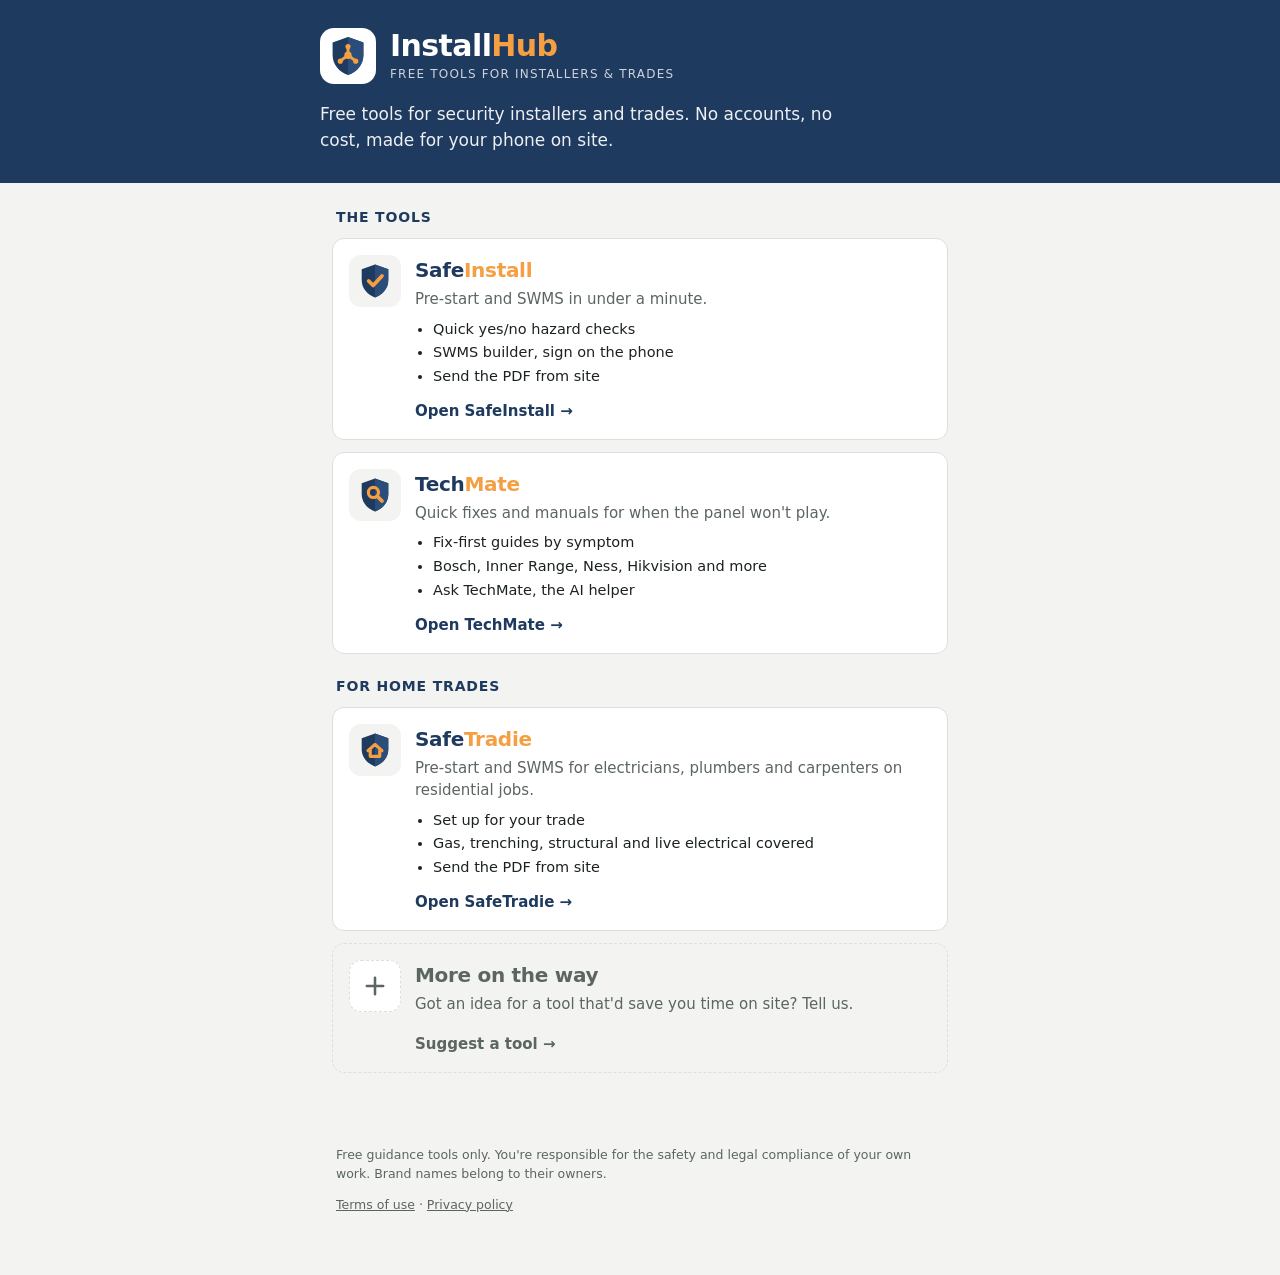
<file: index.html>
<!DOCTYPE html>
<html lang="en-AU">
<head>
<meta charset="utf-8">
<meta name="viewport" content="width=device-width, initial-scale=1">
<title>InstallHub — Free tools for security installers and trades</title>
<meta name="description" content="Free tools for alarm, CCTV and access control installers: SafeInstall for pre-starts and SWMS, TechMate for quick fixes and manuals. Plus SafeTradie, pre-starts and SWMS for home trades.">
<meta name="theme-color" content="#1f3a5f">
<link rel="icon" href="/icons/favicon.svg" type="image/svg+xml">
<link rel="apple-touch-icon" href="/icons/apple-touch-icon.png">
<link rel="manifest" href="/manifest.webmanifest">
<style>
  :root { --bg:#f3f4f1; --card:#fff; --ink:#1b2220; --muted:#5b6561; --line:#dce0db;
          --brand:#1f3a5f; --brand2:#2b4d7a; --accent:#F59E42; --r:12px; }
  * { box-sizing: border-box; }
  body { margin:0; overflow-x:hidden; background:var(--bg); color:var(--ink);
         font:16px/1.5 system-ui,-apple-system,"Segoe UI",Roboto,sans-serif; -webkit-text-size-adjust:100%; }
  header { background:var(--brand); color:#fff; padding:28px 16px 30px; }
  .in { max-width:640px; margin:0 auto; }
  .brand { display:flex; align-items:center; gap:14px; }
  .logo { width:56px; height:56px; border-radius:14px; background:#fff; display:flex; align-items:center; justify-content:center; flex-shrink:0; }
  .wm { margin:0; font-size:30px; letter-spacing:-.6px; line-height:1.1; }
  .wm span { color:var(--accent); }
  .tag { font-size:12px; letter-spacing:.1em; text-transform:uppercase; opacity:.78; margin-top:3px; }
  .intro { margin:18px 0 0; font-size:17px; opacity:.92; max-width:520px; }
  main { max-width:640px; margin:0 auto; padding:18px 12px 40px; }
  h2 { font-size:14px; text-transform:uppercase; letter-spacing:.06em; color:var(--brand); margin:6px 4px 10px; }
  .tool { display:flex; gap:14px; align-items:flex-start; background:var(--card); border:1px solid var(--line);
          border-radius:var(--r); padding:16px; margin-bottom:12px; text-decoration:none; color:var(--ink); }
  .tool:active { transform:scale(.99); }
  .tool .ic { width:52px; height:52px; border-radius:12px; background:var(--bg); display:flex; align-items:center; justify-content:center; flex-shrink:0; }
  .tool b { display:block; font-size:20px; color:var(--brand); letter-spacing:-.3px; }
  .tool b span { color:var(--accent); }
  .tool p { margin:3px 0 8px; color:var(--muted); font-size:15px; }
  .tool ul { margin:0; padding-left:18px; font-size:14.5px; }
  .tool li { margin:2px 0; }
  .tool .go { display:inline-block; margin-top:10px; font-weight:700; color:var(--brand); font-size:15px; }
  .soon { border-style:dashed; background:transparent; }
  .soon b { color:var(--muted); }
  footer { max-width:640px; margin:0 auto; padding:8px 16px 48px; color:var(--muted); font-size:12.5px; }
  footer a { color:var(--muted); }
</style>
</head>
<body>
<header><div class="in">
  <div class="brand">
    <span class="logo"><img src="/icons/logo.svg" width="44" height="44" alt=""></span>
    <div>
      <h1 class="wm">Install<span>Hub</span></h1>
      <div class="tag">Free tools for installers &amp; trades</div>
    </div>
  </div>
  <p class="intro">Free tools for security installers and trades. No accounts, no cost, made for your phone on site.</p>
</div></header>

<main>
  <h2>The tools</h2>

  <a class="tool" href="https://safeinstall.org">
    <span class="ic"><svg width="38" height="38" viewBox="0 0 120 120" aria-hidden="true"><path d="M60 8 L102 23 V57 C102 84 84 103 60 112 C36 103 18 84 18 57 V23 Z" fill="#1f3a5f"/><path d="M60 8 L102 23 V57 C102 84 84 103 60 112 Z" fill="#2b4d7a"/><polyline points="40,60 54,74 82,44" fill="none" stroke="#F59E42" stroke-width="12" stroke-linecap="round" stroke-linejoin="round"/></svg></span>
    <span>
      <b>Safe<span>Install</span></b>
      <p>Pre-start and SWMS in under a minute.</p>
      <ul><li>Quick yes/no hazard checks</li><li>SWMS builder, sign on the phone</li><li>Send the PDF from site</li></ul>
      <span class="go">Open SafeInstall →</span>
    </span>
  </a>

  <a class="tool" href="https://techmate.installhub.org">
    <span class="ic"><svg width="38" height="38" viewBox="0 0 120 120" aria-hidden="true"><path d="M60 8 L102 23 V57 C102 84 84 103 60 112 C36 103 18 84 18 57 V23 Z" fill="#1f3a5f"/><path d="M60 8 L102 23 V57 C102 84 84 103 60 112 Z" fill="#2b4d7a"/><circle cx="55" cy="52" r="16" fill="none" stroke="#F59E42" stroke-width="10"/><line x1="67" y1="64" x2="82" y2="79" stroke="#F59E42" stroke-width="12" stroke-linecap="round"/></svg></span>
    <span>
      <b>Tech<span>Mate</span></b>
      <p>Quick fixes and manuals for when the panel won't play.</p>
      <ul><li>Fix-first guides by symptom</li><li>Bosch, Inner Range, Ness, Hikvision and more</li><li>Ask TechMate, the AI helper</li></ul>
      <span class="go">Open TechMate →</span>
    </span>
  </a>

  <h2 style="margin-top:22px">For home trades</h2>

  <a class="tool" href="https://safetradie.installhub.org">
    <span class="ic"><svg width="38" height="38" viewBox="0 0 120 120" aria-hidden="true"><path d="M60 8 L102 23 V57 C102 84 84 103 60 112 C36 103 18 84 18 57 V23 Z" fill="#1f3a5f"/><path d="M60 8 L102 23 V57 C102 84 84 103 60 112 Z" fill="#2b4d7a"/><path d="M38 62 L60 42 L82 62 M45 57 V80 H75 V57" fill="none" stroke="#F59E42" stroke-width="10" stroke-linecap="round" stroke-linejoin="round"/></svg></span>
    <span>
      <b>Safe<span>Tradie</span></b>
      <p>Pre-start and SWMS for electricians, plumbers and carpenters on residential jobs.</p>
      <ul><li>Set up for your trade</li><li>Gas, trenching, structural and live electrical covered</li><li>Send the PDF from site</li></ul>
      <span class="go">Open SafeTradie →</span>
    </span>
  </a>

  <a class="tool soon" href="https://techmate.installhub.org/suggest/">
    <span class="ic" style="background:#fff;border:1px dashed var(--line)"><svg width="28" height="28" viewBox="0 0 24 24" aria-hidden="true"><path d="M12 5v14M5 12h14" stroke="#5b6561" stroke-width="2.2" stroke-linecap="round"/></svg></span>
    <span>
      <b>More on the way</b>
      <p>Got an idea for a tool that'd save you time on site? Tell us.</p>
      <span class="go" style="color:var(--muted)">Suggest a tool →</span>
    </span>
  </a>
</main>

<footer>
  <p>Free guidance tools only. You're responsible for the safety and legal compliance of your own work. Brand names belong to their owners.</p>
  <p><a href="/terms/">Terms of use</a> · <a href="/privacy/">Privacy policy</a></p>
</footer>
</body>
</html>
</file>
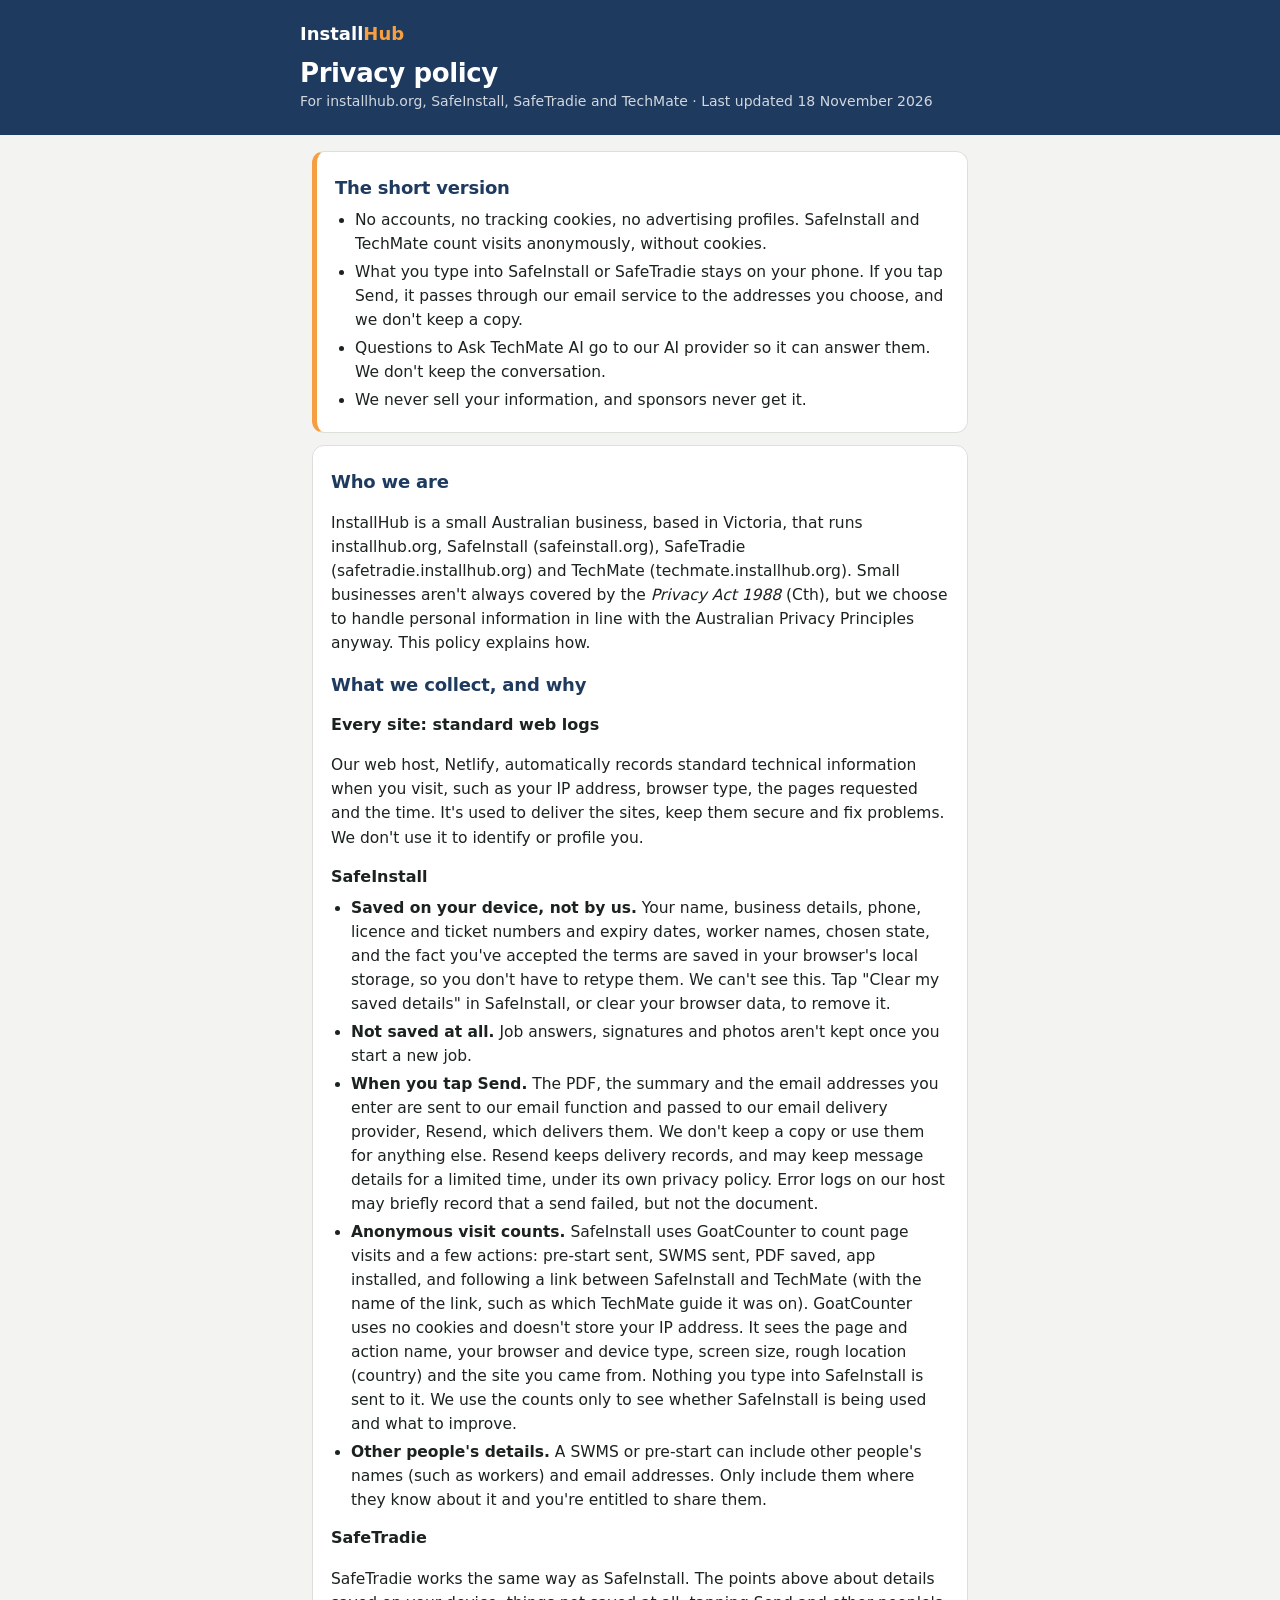
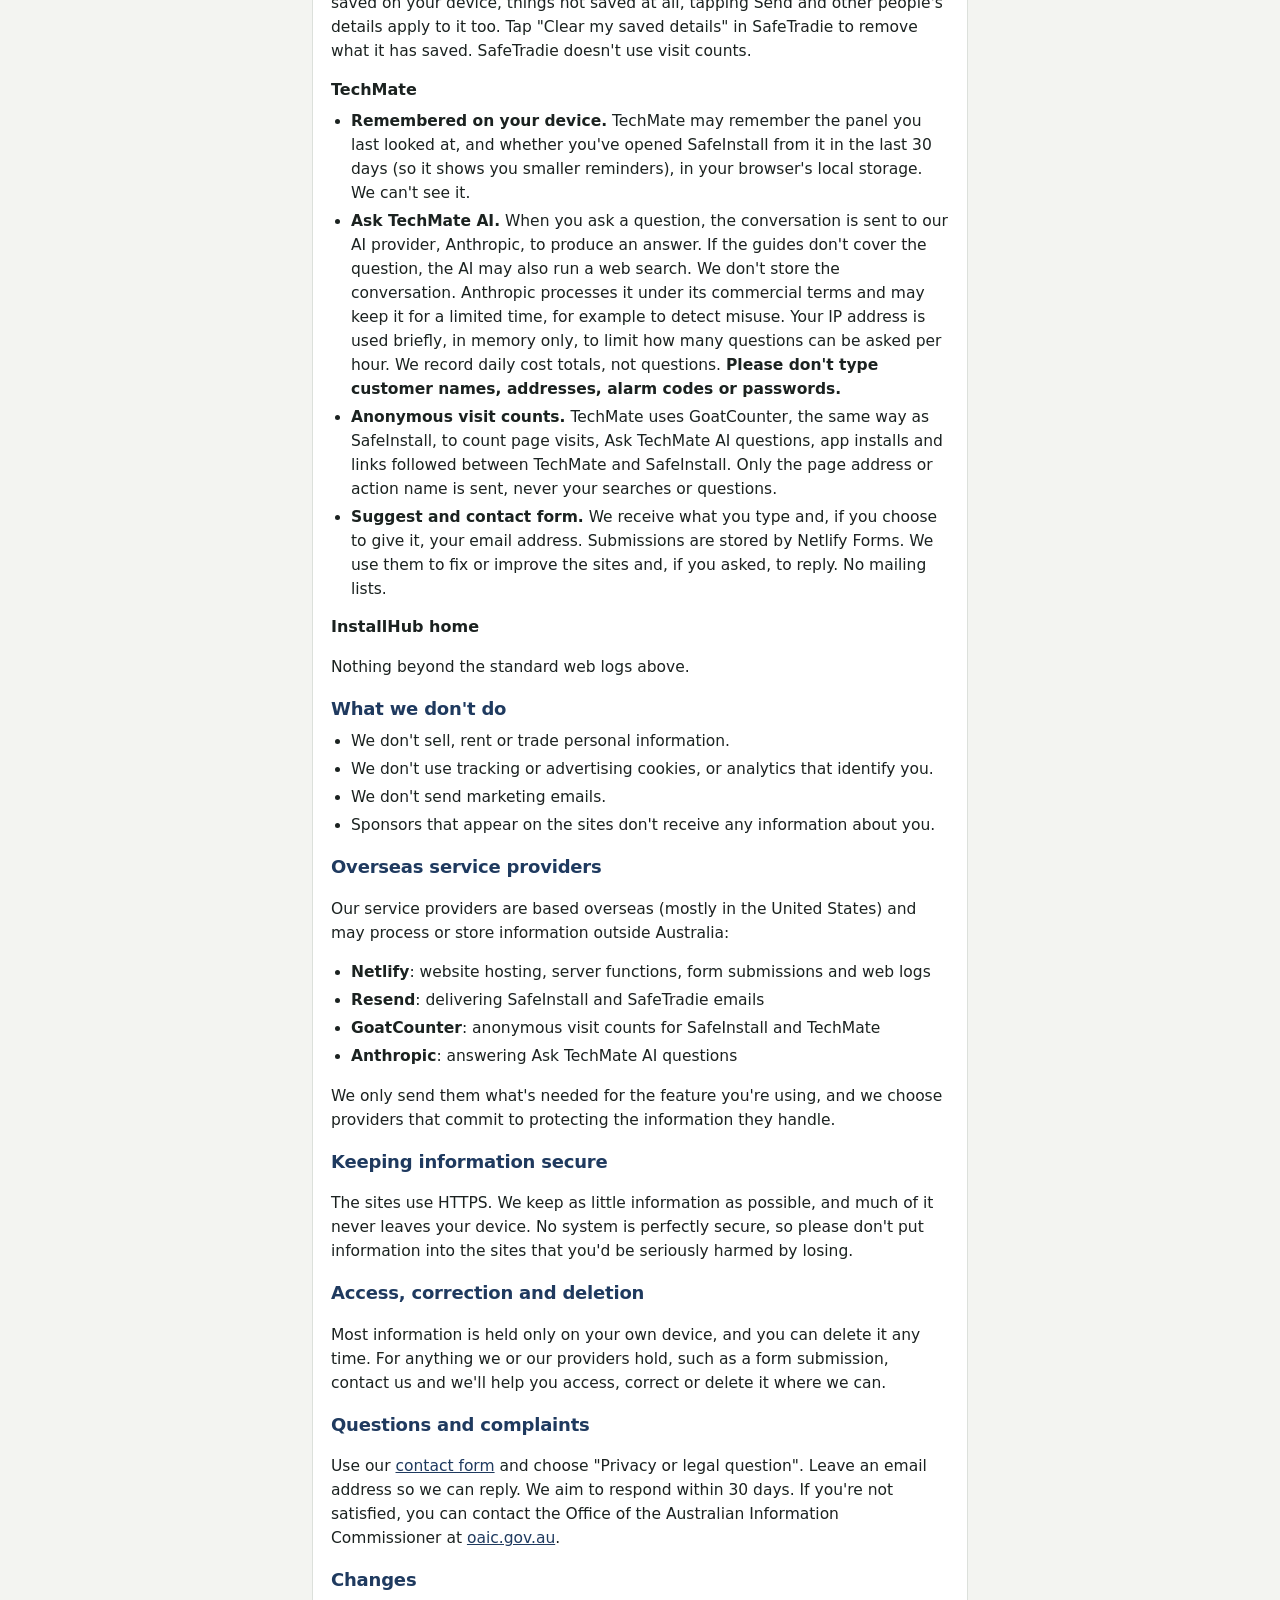
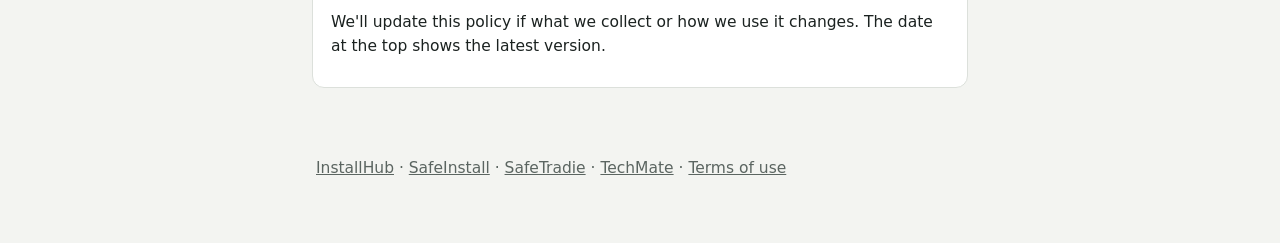
<file: privacy/index.html>
<!DOCTYPE html>
<html lang="en-AU">
<head>
<meta charset="utf-8">
<meta name="viewport" content="width=device-width, initial-scale=1">
<title>Privacy policy — InstallHub, SafeInstall, SafeTradie &amp; TechMate</title>
<meta name="description" content="How InstallHub, SafeInstall, SafeTradie and TechMate handle your information. No accounts, no tracking, no selling data.">
<meta name="theme-color" content="#1f3a5f">
<link rel="icon" href="/icons/favicon.svg" type="image/svg+xml">
<link rel="stylesheet" href="/legal.css">
</head>
<body>
<header><div class="in">
  <a href="/">Install<span>Hub</span></a>
  <h1>Privacy policy</h1>
  <p>For installhub.org, SafeInstall, SafeTradie and TechMate · Last updated 18 November 2026</p>
</div></header>

<main>
<div class="card key">
  <h2>The short version</h2>
  <ul>
    <li>No accounts, no tracking cookies, no advertising profiles. SafeInstall and TechMate count visits anonymously, without cookies.</li>
    <li>What you type into SafeInstall or SafeTradie stays on your phone. If you tap Send, it passes through our email service to the addresses you choose, and we don't keep a copy.</li>
    <li>Questions to Ask TechMate AI go to our AI provider so it can answer them. We don't keep the conversation.</li>
    <li>We never sell your information, and sponsors never get it.</li>
  </ul>
</div>

<div class="card">
<h2>Who we are</h2>
<p>InstallHub is a small Australian business, based in Victoria, that runs installhub.org, SafeInstall (safeinstall.org), SafeTradie (safetradie.installhub.org) and TechMate (techmate.installhub.org). Small businesses aren't always covered by the <i>Privacy Act 1988</i> (Cth), but we choose to handle personal information in line with the Australian Privacy Principles anyway. This policy explains how.</p>

<h2>What we collect, and why</h2>

<h3>Every site: standard web logs</h3>
<p>Our web host, Netlify, automatically records standard technical information when you visit, such as your IP address, browser type, the pages requested and the time. It's used to deliver the sites, keep them secure and fix problems. We don't use it to identify or profile you.</p>

<h3>SafeInstall</h3>
<ul>
  <li><b>Saved on your device, not by us.</b> Your name, business details, phone, licence and ticket numbers and expiry dates, worker names, chosen state, and the fact you've accepted the terms are saved in your browser's local storage, so you don't have to retype them. We can't see this. Tap "Clear my saved details" in SafeInstall, or clear your browser data, to remove it.</li>
  <li><b>Not saved at all.</b> Job answers, signatures and photos aren't kept once you start a new job.</li>
  <li><b>When you tap Send.</b> The PDF, the summary and the email addresses you enter are sent to our email function and passed to our email delivery provider, Resend, which delivers them. We don't keep a copy or use them for anything else. Resend keeps delivery records, and may keep message details for a limited time, under its own privacy policy. Error logs on our host may briefly record that a send failed, but not the document.</li>
  <li><b>Anonymous visit counts.</b> SafeInstall uses GoatCounter to count page visits and a few actions: pre-start sent, SWMS sent, PDF saved, app installed, and following a link between SafeInstall and TechMate (with the name of the link, such as which TechMate guide it was on). GoatCounter uses no cookies and doesn't store your IP address. It sees the page and action name, your browser and device type, screen size, rough location (country) and the site you came from. Nothing you type into SafeInstall is sent to it. We use the counts only to see whether SafeInstall is being used and what to improve.</li>
  <li><b>Other people's details.</b> A SWMS or pre-start can include other people's names (such as workers) and email addresses. Only include them where they know about it and you're entitled to share them.</li>
</ul>

<h3>SafeTradie</h3>
<p>SafeTradie works the same way as SafeInstall. The points above about details saved on your device, things not saved at all, tapping Send and other people's details apply to it too. Tap "Clear my saved details" in SafeTradie to remove what it has saved. SafeTradie doesn't use visit counts.</p>

<h3>TechMate</h3>
<ul>
  <li><b>Remembered on your device.</b> TechMate may remember the panel you last looked at, and whether you've opened SafeInstall from it in the last 30 days (so it shows you smaller reminders), in your browser's local storage. We can't see it.</li>
  <li><b>Ask TechMate AI.</b> When you ask a question, the conversation is sent to our AI provider, Anthropic, to produce an answer. If the guides don't cover the question, the AI may also run a web search. We don't store the conversation. Anthropic processes it under its commercial terms and may keep it for a limited time, for example to detect misuse. Your IP address is used briefly, in memory only, to limit how many questions can be asked per hour. We record daily cost totals, not questions. <b>Please don't type customer names, addresses, alarm codes or passwords.</b></li>
  <li><b>Anonymous visit counts.</b> TechMate uses GoatCounter, the same way as SafeInstall, to count page visits, Ask TechMate AI questions, app installs and links followed between TechMate and SafeInstall. Only the page address or action name is sent, never your searches or questions.</li>
  <li><b>Suggest and contact form.</b> We receive what you type and, if you choose to give it, your email address. Submissions are stored by Netlify Forms. We use them to fix or improve the sites and, if you asked, to reply. No mailing lists.</li>
</ul>

<h3>InstallHub home</h3>
<p>Nothing beyond the standard web logs above.</p>

<h2>What we don't do</h2>
<ul>
  <li>We don't sell, rent or trade personal information.</li>
  <li>We don't use tracking or advertising cookies, or analytics that identify you.</li>
  <li>We don't send marketing emails.</li>
  <li>Sponsors that appear on the sites don't receive any information about you.</li>
</ul>

<h2>Overseas service providers</h2>
<p>Our service providers are based overseas (mostly in the United States) and may process or store information outside Australia:</p>
<ul>
  <li><b>Netlify</b>: website hosting, server functions, form submissions and web logs</li>
  <li><b>Resend</b>: delivering SafeInstall and SafeTradie emails</li>
  <li><b>GoatCounter</b>: anonymous visit counts for SafeInstall and TechMate</li>
  <li><b>Anthropic</b>: answering Ask TechMate AI questions</li>
</ul>
<p>We only send them what's needed for the feature you're using, and we choose providers that commit to protecting the information they handle.</p>

<h2>Keeping information secure</h2>
<p>The sites use HTTPS. We keep as little information as possible, and much of it never leaves your device. No system is perfectly secure, so please don't put information into the sites that you'd be seriously harmed by losing.</p>

<h2>Access, correction and deletion</h2>
<p>Most information is held only on your own device, and you can delete it any time. For anything we or our providers hold, such as a form submission, contact us and we'll help you access, correct or delete it where we can.</p>

<h2>Questions and complaints</h2>
<p>Use our <a href="https://techmate.installhub.org/suggest/">contact form</a> and choose "Privacy or legal question". Leave an email address so we can reply. We aim to respond within 30 days. If you're not satisfied, you can contact the Office of the Australian Information Commissioner at <a href="https://www.oaic.gov.au">oaic.gov.au</a>.</p>

<h2>Changes</h2>
<p>We'll update this policy if what we collect or how we use it changes. The date at the top shows the latest version.</p>
</div>
</main>

<footer>
  <p><a href="/">InstallHub</a> · <a href="https://safeinstall.org">SafeInstall</a> · <a href="https://safetradie.installhub.org">SafeTradie</a> · <a href="https://techmate.installhub.org">TechMate</a> · <a href="/terms/">Terms of use</a></p>
</footer>
</body>
</html>
</file>
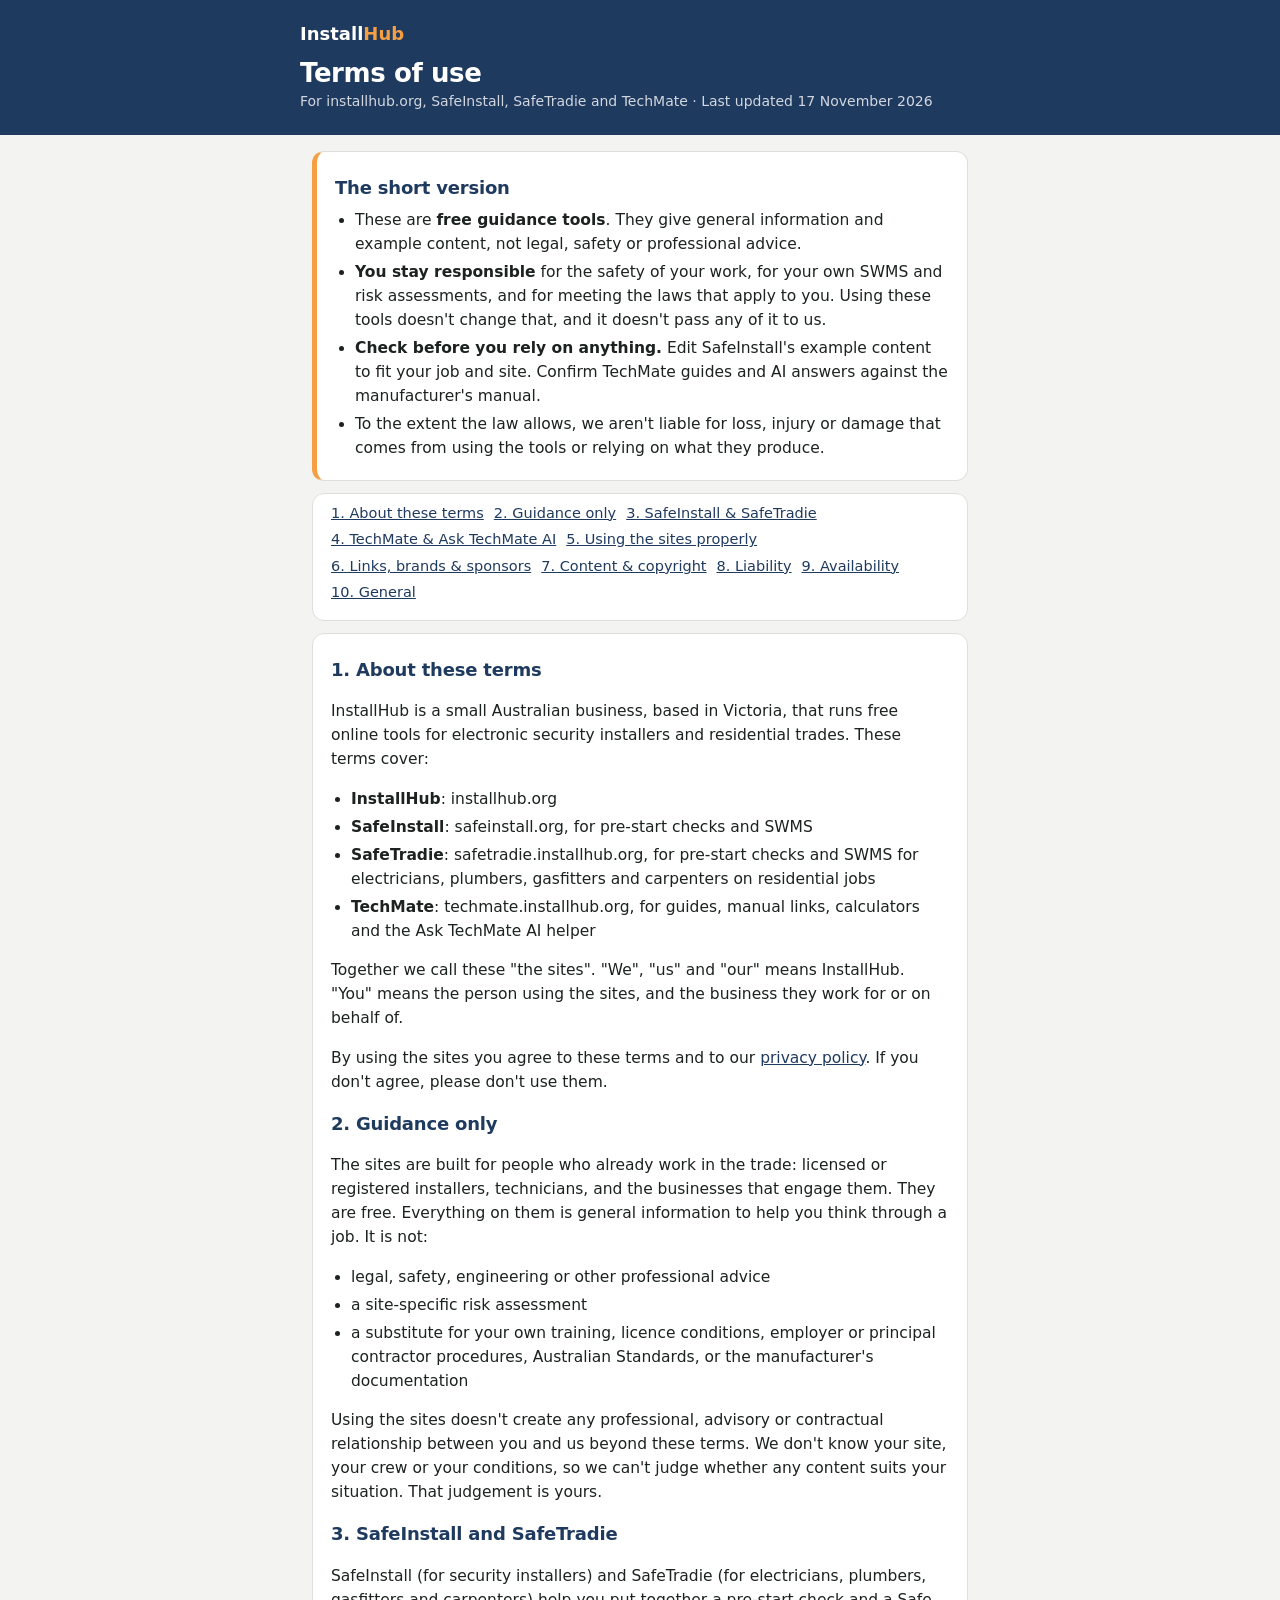
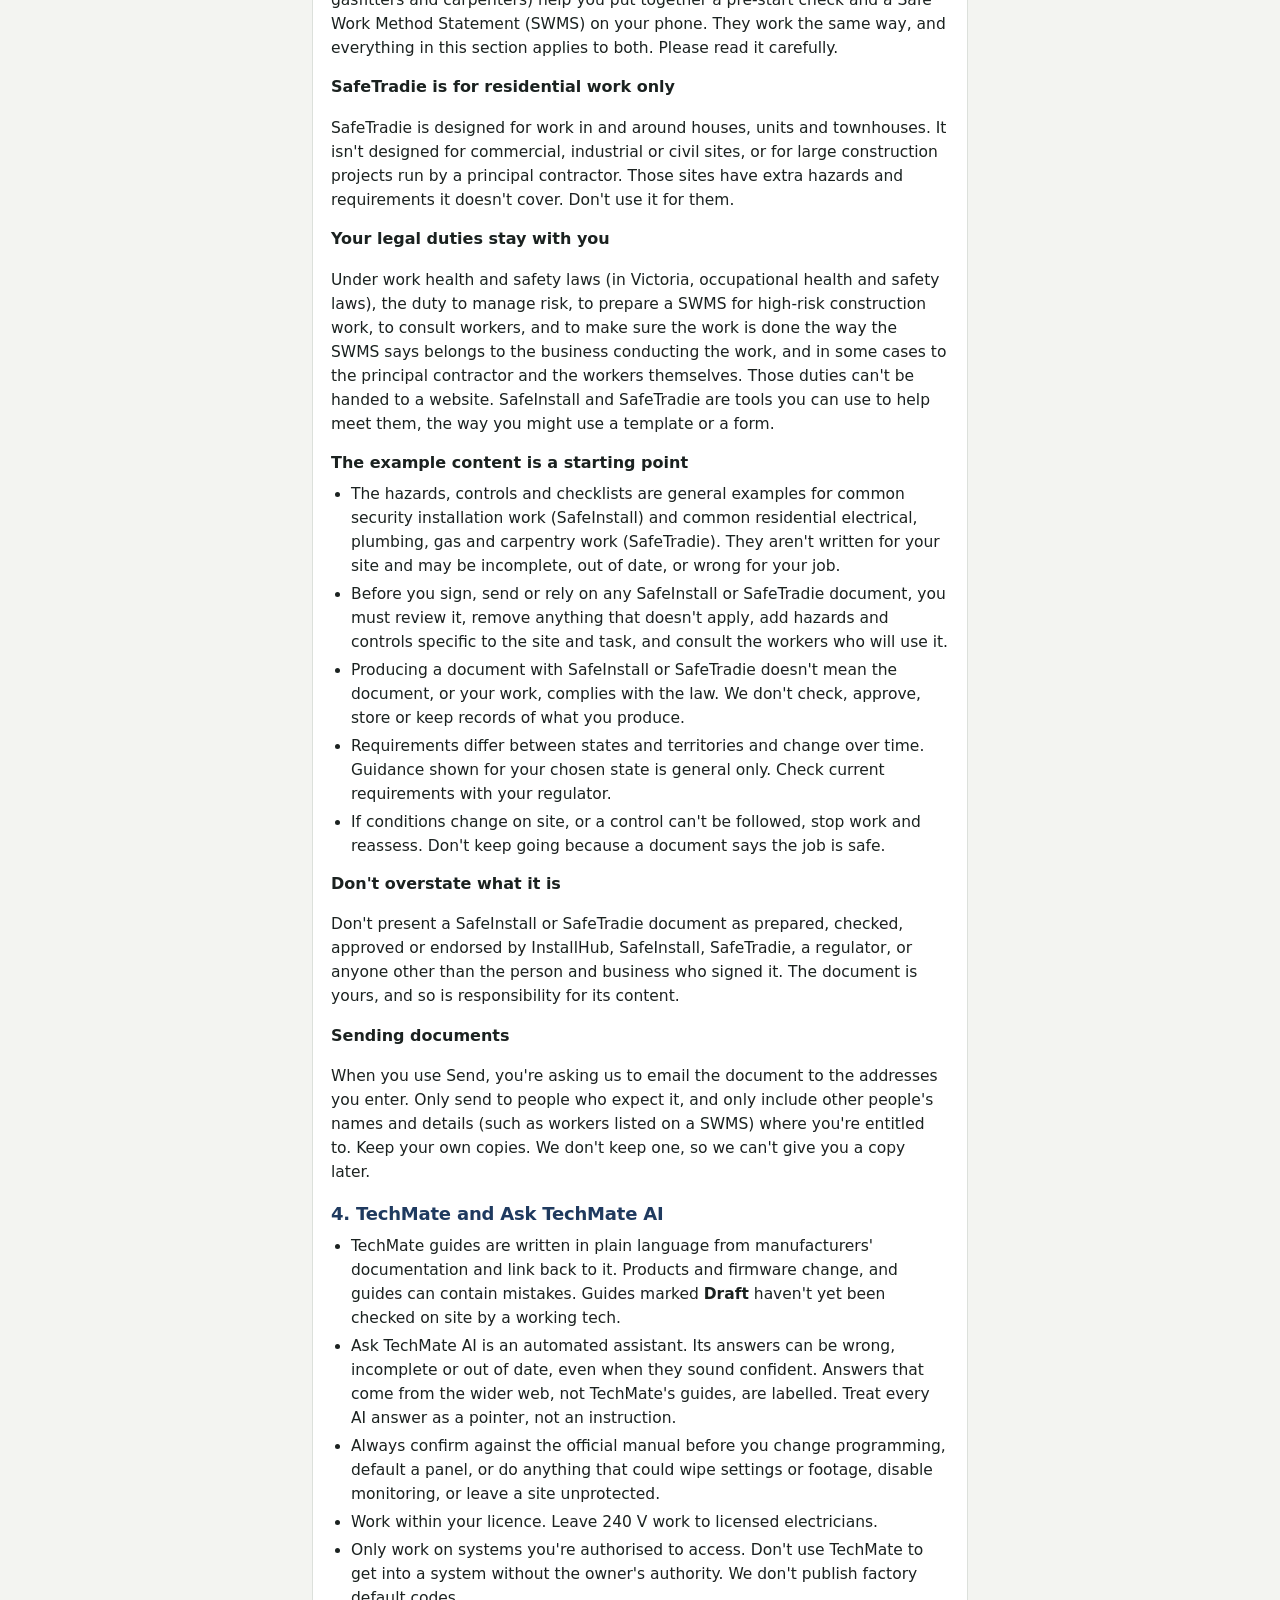
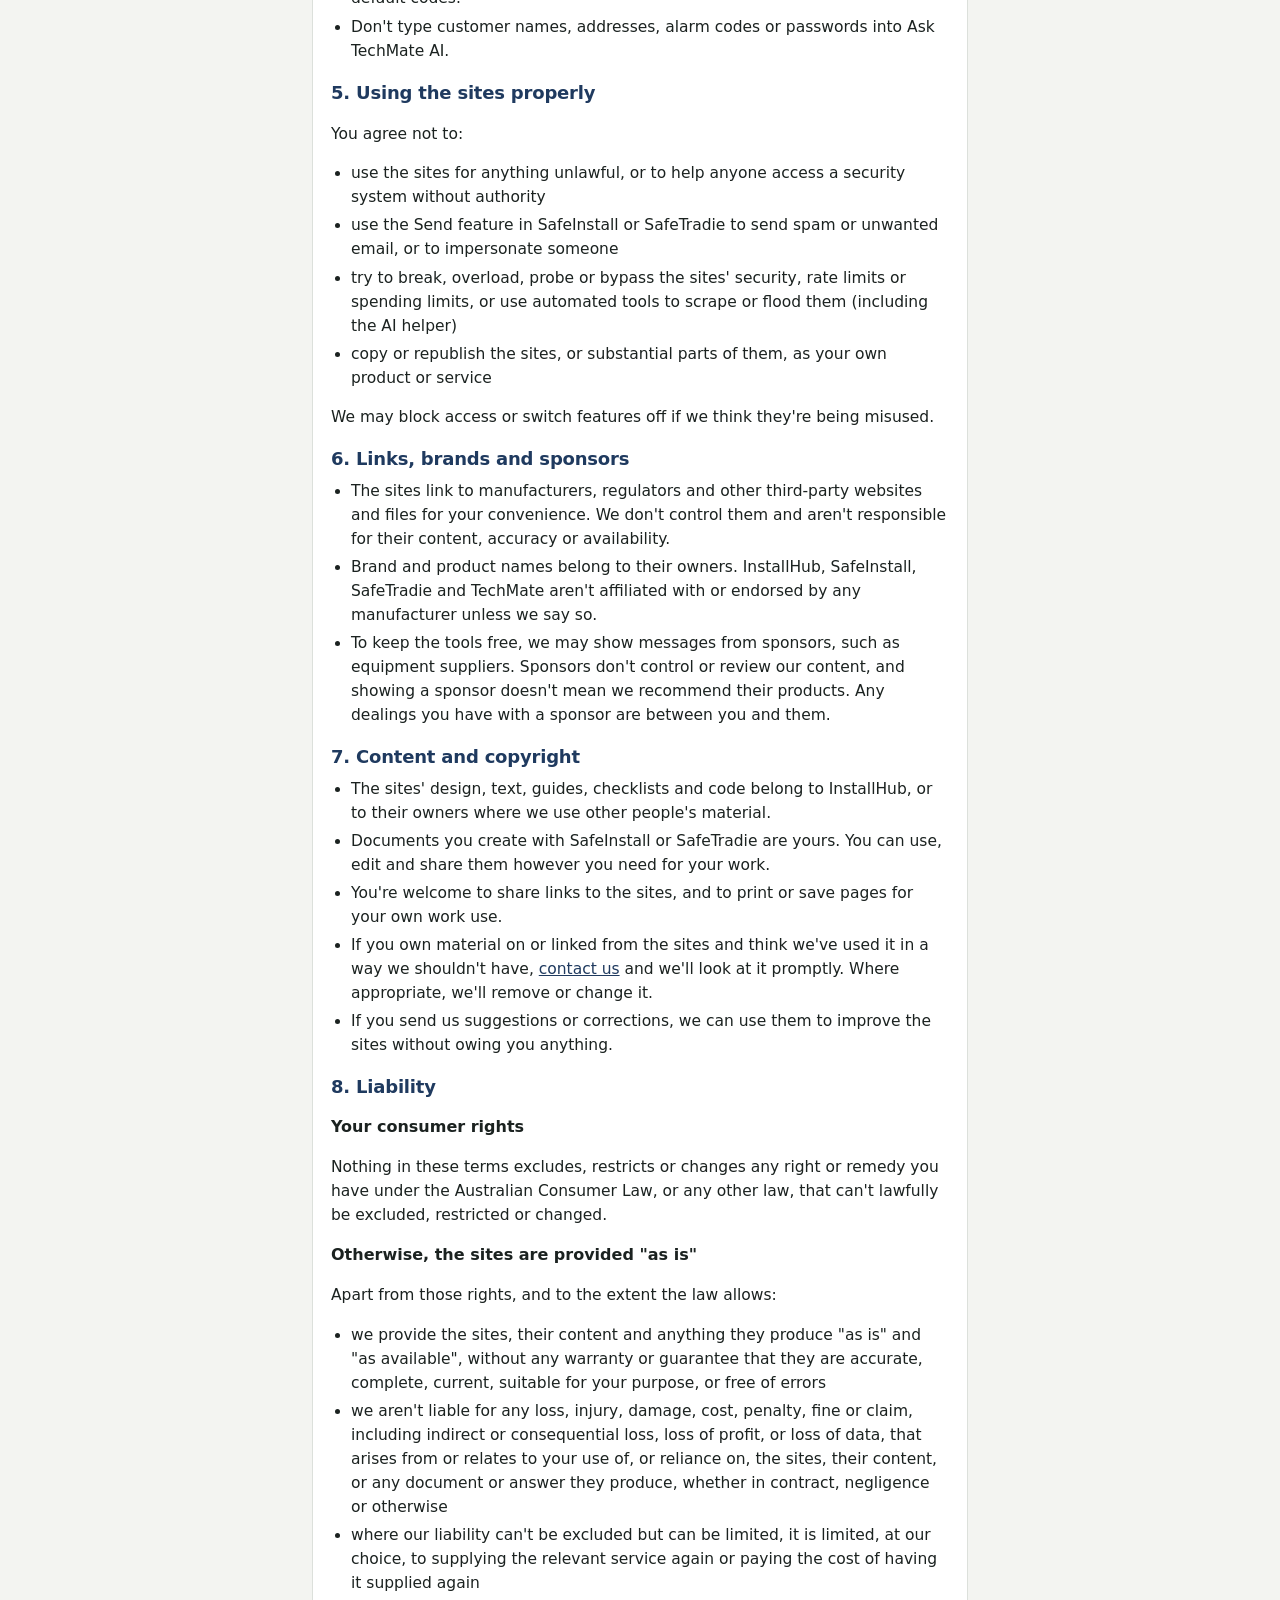
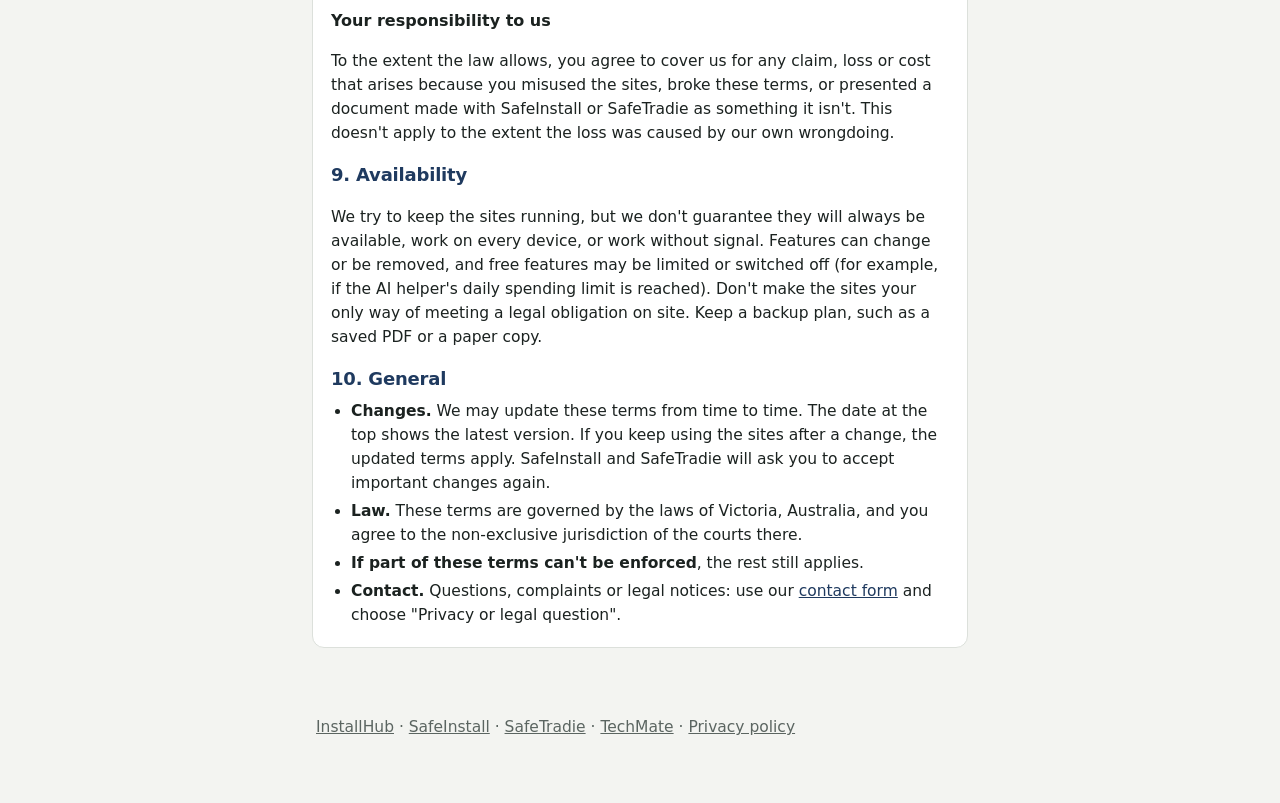
<file: terms/index.html>
<!DOCTYPE html>
<html lang="en-AU">
<head>
<meta charset="utf-8">
<meta name="viewport" content="width=device-width, initial-scale=1">
<title>Terms of use — InstallHub, SafeInstall, SafeTradie &amp; TechMate</title>
<meta name="description" content="Terms of use for InstallHub, SafeInstall, SafeTradie and TechMate, free guidance tools for security installers and home trades.">
<meta name="theme-color" content="#1f3a5f">
<link rel="icon" href="/icons/favicon.svg" type="image/svg+xml">
<link rel="stylesheet" href="/legal.css">
</head>
<body>
<header><div class="in">
  <a href="/">Install<span>Hub</span></a>
  <h1>Terms of use</h1>
  <p>For installhub.org, SafeInstall, SafeTradie and TechMate · Last updated 17 November 2026</p>
</div></header>

<main>
<div class="card key">
  <h2>The short version</h2>
  <ul>
    <li>These are <b>free guidance tools</b>. They give general information and example content, not legal, safety or professional advice.</li>
    <li><b>You stay responsible</b> for the safety of your work, for your own SWMS and risk assessments, and for meeting the laws that apply to you. Using these tools doesn't change that, and it doesn't pass any of it to us.</li>
    <li><b>Check before you rely on anything.</b> Edit SafeInstall's example content to fit your job and site. Confirm TechMate guides and AI answers against the manufacturer's manual.</li>
    <li>To the extent the law allows, we aren't liable for loss, injury or damage that comes from using the tools or relying on what they produce.</li>
  </ul>
</div>

<div class="card toc">
  <a href="#about">1. About these terms</a><a href="#guidance">2. Guidance only</a><a href="#safeinstall">3. SafeInstall &amp; SafeTradie</a><a href="#techmate">4. TechMate &amp; Ask TechMate AI</a><a href="#use">5. Using the sites properly</a><a href="#third">6. Links, brands &amp; sponsors</a><a href="#ip">7. Content &amp; copyright</a><a href="#liability">8. Liability</a><a href="#availability">9. Availability</a><a href="#general">10. General</a>
</div>

<div class="card">
<h2 id="about">1. About these terms</h2>
<p>InstallHub is a small Australian business, based in Victoria, that runs free online tools for electronic security installers and residential trades. These terms cover:</p>
<ul>
  <li><b>InstallHub</b>: installhub.org</li>
  <li><b>SafeInstall</b>: safeinstall.org, for pre-start checks and SWMS</li>
  <li><b>SafeTradie</b>: safetradie.installhub.org, for pre-start checks and SWMS for electricians, plumbers, gasfitters and carpenters on residential jobs</li>
  <li><b>TechMate</b>: techmate.installhub.org, for guides, manual links, calculators and the Ask TechMate AI helper</li>
</ul>
<p>Together we call these "the sites". "We", "us" and "our" means InstallHub. "You" means the person using the sites, and the business they work for or on behalf of.</p>
<p>By using the sites you agree to these terms and to our <a href="/privacy/">privacy policy</a>. If you don't agree, please don't use them.</p>

<h2 id="guidance">2. Guidance only</h2>
<p>The sites are built for people who already work in the trade: licensed or registered installers, technicians, and the businesses that engage them. They are free. Everything on them is general information to help you think through a job. It is not:</p>
<ul>
  <li>legal, safety, engineering or other professional advice</li>
  <li>a site-specific risk assessment</li>
  <li>a substitute for your own training, licence conditions, employer or principal contractor procedures, Australian Standards, or the manufacturer's documentation</li>
</ul>
<p>Using the sites doesn't create any professional, advisory or contractual relationship between you and us beyond these terms. We don't know your site, your crew or your conditions, so we can't judge whether any content suits your situation. That judgement is yours.</p>

<h2 id="safeinstall">3. SafeInstall and SafeTradie</h2>
<p>SafeInstall (for security installers) and SafeTradie (for electricians, plumbers, gasfitters and carpenters) help you put together a pre-start check and a Safe Work Method Statement (SWMS) on your phone. They work the same way, and everything in this section applies to both. Please read it carefully.</p>
<h3>SafeTradie is for residential work only</h3>
<p>SafeTradie is designed for work in and around houses, units and townhouses. It isn't designed for commercial, industrial or civil sites, or for large construction projects run by a principal contractor. Those sites have extra hazards and requirements it doesn't cover. Don't use it for them.</p>
<h3>Your legal duties stay with you</h3>
<p>Under work health and safety laws (in Victoria, occupational health and safety laws), the duty to manage risk, to prepare a SWMS for high-risk construction work, to consult workers, and to make sure the work is done the way the SWMS says belongs to the business conducting the work, and in some cases to the principal contractor and the workers themselves. Those duties can't be handed to a website. SafeInstall and SafeTradie are tools you can use to help meet them, the way you might use a template or a form.</p>
<h3>The example content is a starting point</h3>
<ul>
  <li>The hazards, controls and checklists are general examples for common security installation work (SafeInstall) and common residential electrical, plumbing, gas and carpentry work (SafeTradie). They aren't written for your site and may be incomplete, out of date, or wrong for your job.</li>
  <li>Before you sign, send or rely on any SafeInstall or SafeTradie document, you must review it, remove anything that doesn't apply, add hazards and controls specific to the site and task, and consult the workers who will use it.</li>
  <li>Producing a document with SafeInstall or SafeTradie doesn't mean the document, or your work, complies with the law. We don't check, approve, store or keep records of what you produce.</li>
  <li>Requirements differ between states and territories and change over time. Guidance shown for your chosen state is general only. Check current requirements with your regulator.</li>
  <li>If conditions change on site, or a control can't be followed, stop work and reassess. Don't keep going because a document says the job is safe.</li>
</ul>
<h3>Don't overstate what it is</h3>
<p>Don't present a SafeInstall or SafeTradie document as prepared, checked, approved or endorsed by InstallHub, SafeInstall, SafeTradie, a regulator, or anyone other than the person and business who signed it. The document is yours, and so is responsibility for its content.</p>
<h3>Sending documents</h3>
<p>When you use Send, you're asking us to email the document to the addresses you enter. Only send to people who expect it, and only include other people's names and details (such as workers listed on a SWMS) where you're entitled to. Keep your own copies. We don't keep one, so we can't give you a copy later.</p>

<h2 id="techmate">4. TechMate and Ask TechMate AI</h2>
<ul>
  <li>TechMate guides are written in plain language from manufacturers' documentation and link back to it. Products and firmware change, and guides can contain mistakes. Guides marked <b>Draft</b> haven't yet been checked on site by a working tech.</li>
  <li>Ask TechMate AI is an automated assistant. Its answers can be wrong, incomplete or out of date, even when they sound confident. Answers that come from the wider web, not TechMate's guides, are labelled. Treat every AI answer as a pointer, not an instruction.</li>
  <li>Always confirm against the official manual before you change programming, default a panel, or do anything that could wipe settings or footage, disable monitoring, or leave a site unprotected.</li>
  <li>Work within your licence. Leave 240 V work to licensed electricians.</li>
  <li>Only work on systems you're authorised to access. Don't use TechMate to get into a system without the owner's authority. We don't publish factory default codes.</li>
  <li>Don't type customer names, addresses, alarm codes or passwords into Ask TechMate AI.</li>
</ul>

<h2 id="use">5. Using the sites properly</h2>
<p>You agree not to:</p>
<ul>
  <li>use the sites for anything unlawful, or to help anyone access a security system without authority</li>
  <li>use the Send feature in SafeInstall or SafeTradie to send spam or unwanted email, or to impersonate someone</li>
  <li>try to break, overload, probe or bypass the sites' security, rate limits or spending limits, or use automated tools to scrape or flood them (including the AI helper)</li>
  <li>copy or republish the sites, or substantial parts of them, as your own product or service</li>
</ul>
<p>We may block access or switch features off if we think they're being misused.</p>

<h2 id="third">6. Links, brands and sponsors</h2>
<ul>
  <li>The sites link to manufacturers, regulators and other third-party websites and files for your convenience. We don't control them and aren't responsible for their content, accuracy or availability.</li>
  <li>Brand and product names belong to their owners. InstallHub, SafeInstall, SafeTradie and TechMate aren't affiliated with or endorsed by any manufacturer unless we say so.</li>
  <li>To keep the tools free, we may show messages from sponsors, such as equipment suppliers. Sponsors don't control or review our content, and showing a sponsor doesn't mean we recommend their products. Any dealings you have with a sponsor are between you and them.</li>
</ul>

<h2 id="ip">7. Content and copyright</h2>
<ul>
  <li>The sites' design, text, guides, checklists and code belong to InstallHub, or to their owners where we use other people's material.</li>
  <li>Documents you create with SafeInstall or SafeTradie are yours. You can use, edit and share them however you need for your work.</li>
  <li>You're welcome to share links to the sites, and to print or save pages for your own work use.</li>
  <li>If you own material on or linked from the sites and think we've used it in a way we shouldn't have, <a href="https://techmate.installhub.org/suggest/">contact us</a> and we'll look at it promptly. Where appropriate, we'll remove or change it.</li>
  <li>If you send us suggestions or corrections, we can use them to improve the sites without owing you anything.</li>
</ul>

<h2 id="liability">8. Liability</h2>
<h3>Your consumer rights</h3>
<p>Nothing in these terms excludes, restricts or changes any right or remedy you have under the Australian Consumer Law, or any other law, that can't lawfully be excluded, restricted or changed.</p>
<h3>Otherwise, the sites are provided "as is"</h3>
<p>Apart from those rights, and to the extent the law allows:</p>
<ul>
  <li>we provide the sites, their content and anything they produce "as is" and "as available", without any warranty or guarantee that they are accurate, complete, current, suitable for your purpose, or free of errors</li>
  <li>we aren't liable for any loss, injury, damage, cost, penalty, fine or claim, including indirect or consequential loss, loss of profit, or loss of data, that arises from or relates to your use of, or reliance on, the sites, their content, or any document or answer they produce, whether in contract, negligence or otherwise</li>
  <li>where our liability can't be excluded but can be limited, it is limited, at our choice, to supplying the relevant service again or paying the cost of having it supplied again</li>
</ul>
<h3>Your responsibility to us</h3>
<p>To the extent the law allows, you agree to cover us for any claim, loss or cost that arises because you misused the sites, broke these terms, or presented a document made with SafeInstall or SafeTradie as something it isn't. This doesn't apply to the extent the loss was caused by our own wrongdoing.</p>

<h2 id="availability">9. Availability</h2>
<p>We try to keep the sites running, but we don't guarantee they will always be available, work on every device, or work without signal. Features can change or be removed, and free features may be limited or switched off (for example, if the AI helper's daily spending limit is reached). Don't make the sites your only way of meeting a legal obligation on site. Keep a backup plan, such as a saved PDF or a paper copy.</p>

<h2 id="general">10. General</h2>
<ul>
  <li><b>Changes.</b> We may update these terms from time to time. The date at the top shows the latest version. If you keep using the sites after a change, the updated terms apply. SafeInstall and SafeTradie will ask you to accept important changes again.</li>
  <li><b>Law.</b> These terms are governed by the laws of Victoria, Australia, and you agree to the non-exclusive jurisdiction of the courts there.</li>
  <li><b>If part of these terms can't be enforced</b>, the rest still applies.</li>
  <li><b>Contact.</b> Questions, complaints or legal notices: use our <a href="https://techmate.installhub.org/suggest/">contact form</a> and choose "Privacy or legal question".</li>
</ul>
</div>
</main>

<footer>
  <p><a href="/">InstallHub</a> · <a href="https://safeinstall.org">SafeInstall</a> · <a href="https://safetradie.installhub.org">SafeTradie</a> · <a href="https://techmate.installhub.org">TechMate</a> · <a href="/privacy/">Privacy policy</a></p>
</footer>
</body>
</html>
</file>
<file: legal.css>
:root { --bg:#f3f4f1; --card:#fff; --ink:#1b2220; --muted:#5b6561; --line:#dce0db;
        --brand:#1f3a5f; --accent:#F59E42; --r:12px; }
* { box-sizing: border-box; }
body { margin:0; background:var(--bg); color:var(--ink);
       font:16px/1.55 system-ui,-apple-system,"Segoe UI",Roboto,sans-serif; -webkit-text-size-adjust:100%; }
header { background:var(--brand); color:#fff; padding:20px 16px 22px; }
.in { max-width:680px; margin:0 auto; }
header a { color:#fff; text-decoration:none; font-weight:700; font-size:18px; }
header a span { color:var(--accent); }
header h1 { margin:10px 0 2px; font-size:26px; letter-spacing:-.4px; line-height:1.2; }
header p { margin:0; opacity:.8; font-size:14px; }
main { max-width:680px; margin:0 auto; padding:16px 12px 40px; }
.card { background:var(--card); border:1px solid var(--line); border-radius:var(--r); padding:6px 18px 14px; margin-bottom:12px; }
.key { border-left:5px solid var(--accent); }
h2 { font-size:18px; color:var(--brand); margin:16px 0 6px; letter-spacing:-.2px; }
h3 { font-size:16px; margin:14px 0 4px; }
p, li { font-size:15.5px; }
ul { padding-left:20px; margin:6px 0; }
li { margin:4px 0; }
a { color:var(--brand); }
.toc { font-size:14.5px; }
.toc a { display:inline-block; margin:2px 10px 2px 0; }
footer { max-width:680px; margin:0 auto; padding:0 16px 48px; color:var(--muted); font-size:13px; }
footer a { color:var(--muted); }
</file>
